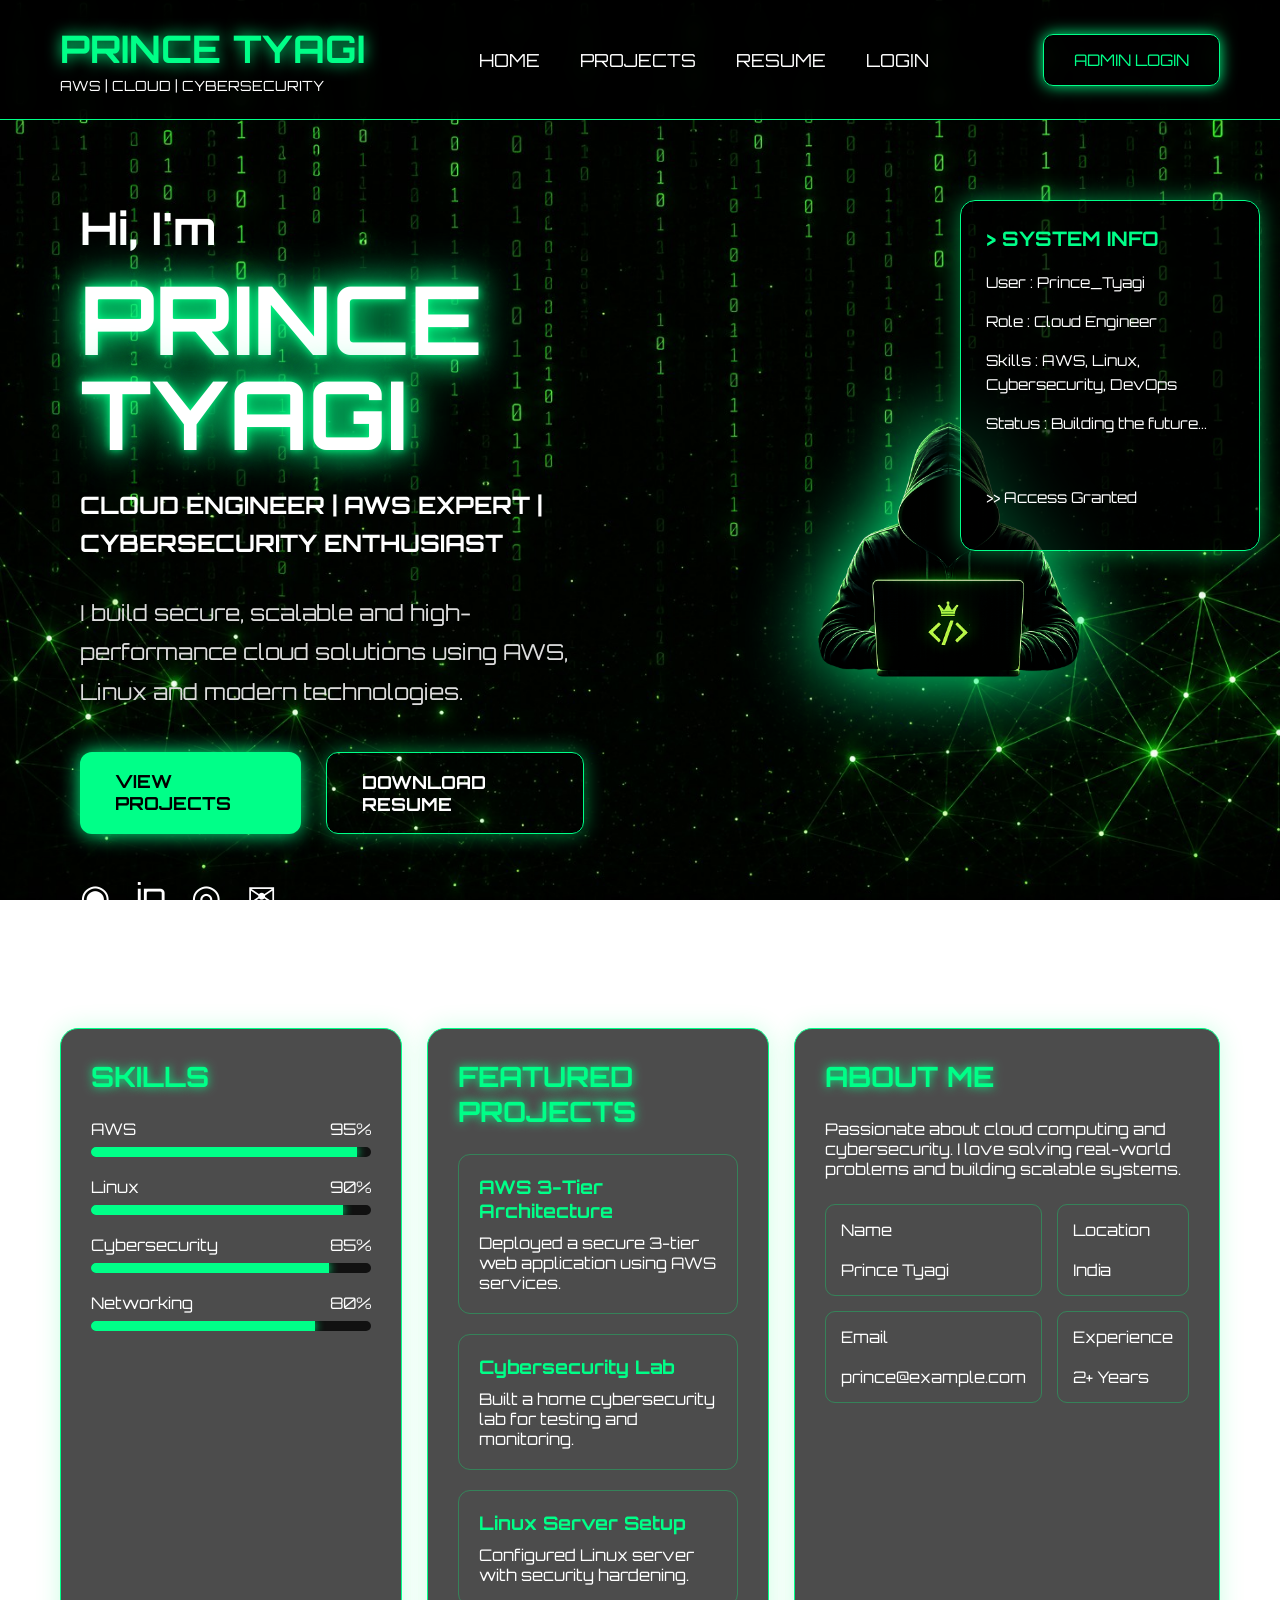
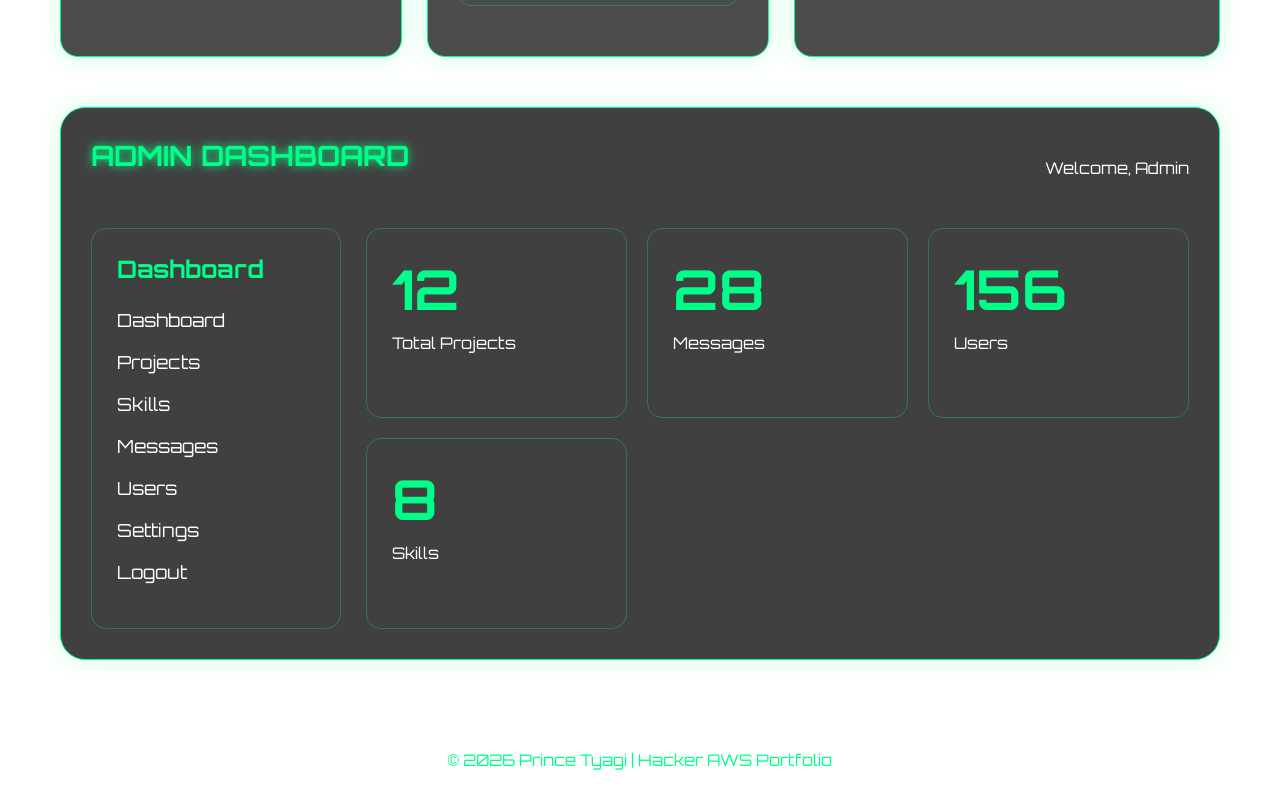
<file: index.html>
<!DOCTYPE html>
<html lang="en">
<head>

<meta charset="UTF-8">
<meta name="viewport" content="width=device-width, initial-scale=1.0">

<title>Prince Tyagi Hacker Portfolio</title>

<link href="https://fonts.googleapis.com/css2?family=Orbitron:wght@400;700&display=swap" rel="stylesheet">

<style>

*{
margin:0;
padding:0;
box-sizing:border-box;
font-family:'Orbitron',sans-serif;
}

body{
background:black;
color:white;
overflow-x:hidden;
background:url("images/bg.jpg");
background-size:cover;
background-attachment:fixed;
}

/* NAVBAR */

.navbar{
display:flex;
justify-content:space-between;
align-items:center;
padding:25px 60px;
background:rgba(0,0,0,0.85);
border-bottom:1px solid #00ff88;
backdrop-filter:blur(10px);
position:sticky;
top:0;
z-index:1000;
}

.logo-box{
display:flex;
flex-direction:column;
}

.logo{
font-size:38px;
font-weight:bold;
color:#00ff88;
text-shadow:0 0 15px #00ff88;
}

.logo-small{
font-size:14px;
margin-top:5px;
color:white;
}

.nav-links{
display:flex;
list-style:none;
gap:40px;
}

.nav-links a{
text-decoration:none;
color:white;
font-size:18px;
transition:0.3s;
}

.nav-links a:hover{
color:#00ff88;
text-shadow:0 0 10px #00ff88;
}

.admin-btn{
padding:15px 30px;
border:1px solid #00ff88;
border-radius:10px;
color:#00ff88;
text-decoration:none;
box-shadow:0 0 15px #00ff88;
}

/* HERO */

.hero{
display:flex;
justify-content:space-between;
align-items:center;
padding:80px;
min-height:90vh;
position:relative;
}

.hero-left{
width:45%;
}

.hero-left h3{
font-size:45px;
margin-bottom:15px;
}

.hero-left h1{
font-size:95px;
line-height:1;
margin-bottom:25px;
color:white;
text-shadow:
0 0 10px #00ff88,
0 0 30px #00ff88,
0 0 50px #00ff88;
}

.hero-left h2{
font-size:24px;
margin-bottom:30px;
line-height:1.6;
}

.hero-left p{
font-size:22px;
line-height:1.8;
color:#ddd;
margin-bottom:35px;
}

.hero-buttons{
display:flex;
gap:25px;
margin-top:40px;
}

.btn{
padding:18px 35px;
border-radius:12px;
text-decoration:none;
font-size:18px;
font-weight:bold;
transition:0.3s;
}

.green-btn{
background:#00ff88;
color:black;
box-shadow:0 0 20px #00ff88;
}

.dark-btn{
border:1px solid #00ff88;
color:white;
box-shadow:0 0 20px rgba(0,255,120,0.5);
}

.btn:hover{
transform:translateY(-5px);
}

/* SOCIAL */

.social{
display:flex;
gap:25px;
margin-top:40px;
font-size:35px;
}

.social span{
cursor:pointer;
transition:0.3s;
}

.social span:hover{
color:#00ff88;
text-shadow:0 0 15px #00ff88;
}

/* HACKER IMAGE */

.hero-right{
width:45%;
position:relative;
display:flex;
justify-content:center;
}

.hero-right img{
width:100%;
max-width:650px;
filter:drop-shadow(0 0 40px #00ff88);
}

/* INFO BOX */

.info-box{
position:absolute;
right:20px;
top:80px;
width:300px;
padding:25px;
background:rgba(0,0,0,0.7);
border:1px solid #00ff88;
border-radius:15px;
box-shadow:0 0 25px rgba(0,255,120,0.5);
}

.info-box h2{
font-size:20px;
margin-bottom:20px;
color:#00ff88;
}

.info-box p{
margin:15px 0;
line-height:1.6;
font-size:15px;
}

/* MAIN GRID */

.main-grid{
display:grid;
grid-template-columns:1fr 1fr 1fr;
gap:25px;
padding:0 60px;
margin-top:30px;
}

/* CARD */

.card{
background:rgba(0,0,0,0.7);
border:1px solid #00ff88;
border-radius:18px;
padding:30px;
box-shadow:0 0 25px rgba(0,255,120,0.2);
backdrop-filter:blur(10px);
}

/* TITLES */

.card-title{
font-size:28px;
margin-bottom:25px;
color:#00ff88;
text-shadow:0 0 10px #00ff88;
}

/* SKILL BARS */

.skill{
margin:20px 0;
}

.skill-name{
display:flex;
justify-content:space-between;
margin-bottom:8px;
}

.bar{
height:10px;
background:#111;
border-radius:10px;
overflow:hidden;
}

.fill{
height:100%;
background:#00ff88;
box-shadow:0 0 10px #00ff88;
}

/* PROJECT ITEMS */

.project-item{
padding:20px;
border:1px solid rgba(0,255,120,0.3);
border-radius:12px;
margin-bottom:20px;
transition:0.3s;
}

.project-item:hover{
box-shadow:0 0 20px #00ff88;
transform:translateY(-5px);
}

.project-item h3{
margin-bottom:10px;
color:#00ff88;
}

/* ABOUT BOX */

.about-grid{
display:grid;
grid-template-columns:1fr 1fr;
gap:15px;
margin-top:25px;
}

.small-box{
border:1px solid rgba(0,255,120,0.3);
padding:15px;
border-radius:10px;
}

/* DASHBOARD */

.dashboard{
margin:50px 60px;
padding:30px;
border-radius:25px;
background:rgba(0,0,0,0.75);
border:1px solid #00ff88;
box-shadow:0 0 25px rgba(0,255,120,0.2);
}

.dashboard-top{
display:flex;
justify-content:space-between;
align-items:center;
margin-bottom:30px;
}

.dashboard-container{
display:grid;
grid-template-columns:250px 1fr;
gap:25px;
}

.sidebar{
border:1px solid rgba(0,255,120,0.3);
border-radius:15px;
padding:25px;
}

.sidebar h2{
color:#00ff88;
margin-bottom:25px;
}

.sidebar li{
list-style:none;
margin:20px 0;
font-size:18px;
}

.dashboard-main{
display:grid;
grid-template-columns:repeat(auto-fit,minmax(250px,1fr));
gap:20px;
}

.stat-box{
padding:25px;
border:1px solid rgba(0,255,120,0.3);
border-radius:15px;
}

.stat-box h1{
font-size:55px;
color:#00ff88;
margin-bottom:10px;
}

/* FOOTER */

footer{
padding:40px;
text-align:center;
color:#00ff88;
margin-top:50px;
}

/* RESPONSIVE */

@media(max-width:1100px){

.hero{
flex-direction:column;
text-align:center;
}

.hero-left,
.hero-right{
width:100%;
}

.hero-left h1{
font-size:60px;
}

.main-grid{
grid-template-columns:1fr;
}

.dashboard-container{
grid-template-columns:1fr;
}

.info-box{
display:none;
}

.navbar{
flex-direction:column;
gap:25px;
}



}



@media(max-width:768px){

.hero{
padding:30px 20px;
}

.hero-left h1{
font-size:42px;
line-height:50px;
}

.hero-left h2{
font-size:18px;
line-height:30px;
}

.hero-left h3{
font-size:28px;
}

.hero-left p{
font-size:16px;
line-height:30px;
}

.hero-buttons{
flex-direction:column;
align-items:center;
}

.hero-right img{
max-width:100%;
}

.main-grid{
padding:20px;
}

.dashboard{
margin:20px;
padding:20px;
}

.nav-links{
flex-direction:column;
align-items:center;
gap:15px;
}

}

</style>


</head>

<body>

<!-- NAVBAR -->

<nav class="navbar">

<div class="logo-box">

<div class="logo">
PRINCE TYAGI
</div>

<div class="logo-small">
AWS | CLOUD | CYBERSECURITY
</div>

</div>

<ul class="nav-links">

<li><a href="index.html">HOME</a></li>
<li><a href="projects.html">PROJECTS</a></li>
<li><a href="resume.html">RESUME</a></li>
<li><a href="login.html">LOGIN</a></li>

</ul>

<a href="login.html" class="admin-btn">
ADMIN LOGIN
</a>

</nav>

<!-- HERO -->

<section class="hero">

<div class="hero-left">

<h3>Hi, I'm</h3>

<h1>PRINCE TYAGI</h1>

<h2>
CLOUD ENGINEER | AWS EXPERT | CYBERSECURITY ENTHUSIAST
</h2>

<p>
I build secure, scalable and high-performance cloud solutions
using AWS, Linux and modern technologies.
</p>

<div class="hero-buttons">

<a href="projects.html" class="btn green-btn">
VIEW PROJECTS
</a>

<a href="resume.html" class="btn dark-btn">
DOWNLOAD RESUME
</a>

</div>

<div class="social">

<span>◉</span>
<span>in</span>
<span>◎</span>
<span>✉</span>

</div>

</div>

<div class="hero-right">

<img src="images/hacker.png">

</div>

<div class="info-box">

<h2>> SYSTEM INFO</h2>

<p>User : Prince_Tyagi</p>
<p>Role : Cloud Engineer</p>
<p>Skills : AWS, Linux, Cybersecurity, DevOps</p>
<p>Status : Building the future...</p>

<br>

<p>>> Access Granted</p>

</div>

</section>

<!-- MAIN GRID -->

<section class="main-grid">

<!-- SKILLS -->

<div class="card">

<h2 class="card-title">
SKILLS
</h2>

<div class="skill">

<div class="skill-name">
<span>AWS</span>
<span>95%</span>
</div>

<div class="bar">
<div class="fill" style="width:95%"></div>
</div>

</div>

<div class="skill">

<div class="skill-name">
<span>Linux</span>
<span>90%</span>
</div>

<div class="bar">
<div class="fill" style="width:90%"></div>
</div>

</div>

<div class="skill">

<div class="skill-name">
<span>Cybersecurity</span>
<span>85%</span>
</div>

<div class="bar">
<div class="fill" style="width:85%"></div>
</div>

</div>

<div class="skill">

<div class="skill-name">
<span>Networking</span>
<span>80%</span>
</div>

<div class="bar">
<div class="fill" style="width:80%"></div>
</div>

</div>

</div>

<!-- PROJECTS -->

<div class="card">

<h2 class="card-title">
FEATURED PROJECTS
</h2>

<div class="project-item">

<h3>AWS 3-Tier Architecture</h3>

<p>
Deployed a secure 3-tier web application using AWS services.
</p>

</div>

<div class="project-item">

<h3>Cybersecurity Lab</h3>

<p>
Built a home cybersecurity lab for testing and monitoring.
</p>

</div>

<div class="project-item">

<h3>Linux Server Setup</h3>

<p>
Configured Linux server with security hardening.
</p>

</div>

</div>

<!-- ABOUT -->

<div class="card">

<h2 class="card-title">
ABOUT ME
</h2>

<p>
Passionate about cloud computing and cybersecurity.
I love solving real-world problems and building scalable systems.
</p>

<div class="about-grid">

<div class="small-box">
Name<br><br>
Prince Tyagi
</div>

<div class="small-box">
Location<br><br>
India
</div>

<div class="small-box">
Email<br><br>
prince@example.com
</div>

<div class="small-box">
Experience<br><br>
2+ Years
</div>

</div>

</div>

</section>

<!-- DASHBOARD -->

<section class="dashboard">

<div class="dashboard-top">

<h2 class="card-title">
ADMIN DASHBOARD
</h2>

<p>
Welcome, Admin
</p>

</div>

<div class="dashboard-container">

<!-- SIDEBAR -->

<div class="sidebar">

<h2>Dashboard</h2>

<ul>

<li>Dashboard</li>
<li>Projects</li>
<li>Skills</li>
<li>Messages</li>
<li>Users</li>
<li>Settings</li>
<li>Logout</li>

</ul>

</div>

<!-- DASHBOARD MAIN -->

<div class="dashboard-main">

<div class="stat-box">

<h1>12</h1>

<p>Total Projects</p>

</div>

<div class="stat-box">

<h1>28</h1>

<p>Messages</p>

</div>

<div class="stat-box">

<h1>156</h1>

<p>Users</p>

</div>

<div class="stat-box">

<h1>8</h1>

<p>Skills</p>

</div>

</div>

</div>

</section>

<footer>

© 2026 Prince Tyagi | Hacker AWS Portfolio

</footer>

</body>
</html>
</file>
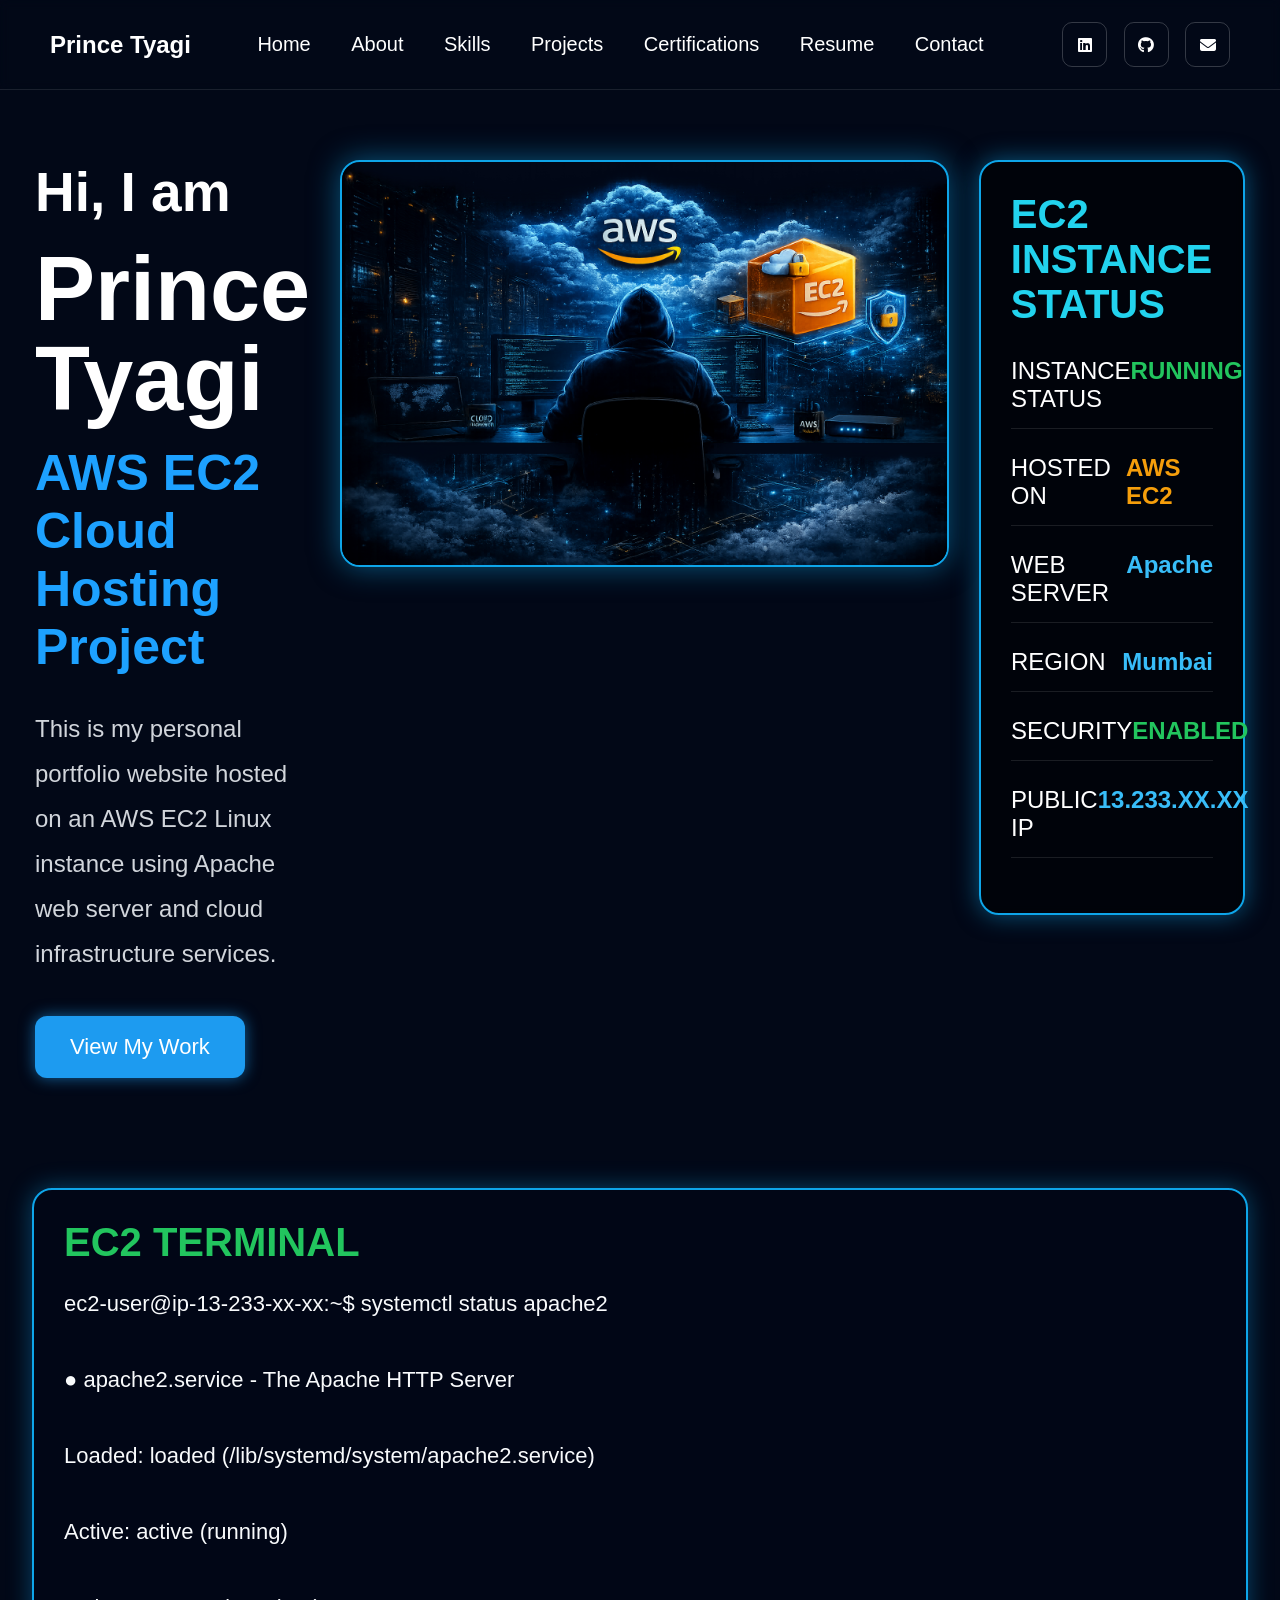
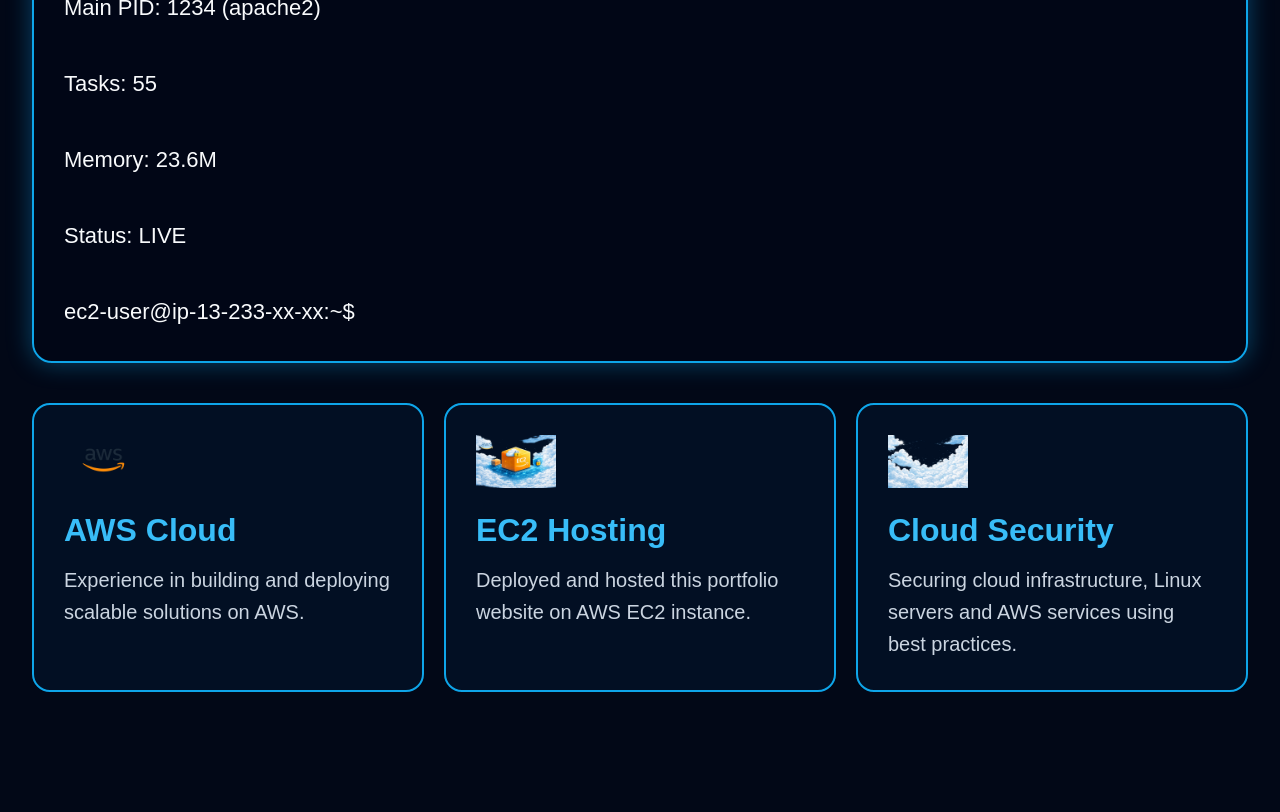
<file: ec2-project.html>
<!DOCTYPE html>
<html lang="en">

<head>

<meta charset="UTF-8">
<meta name="viewport" content="width=device-width, initial-scale=1.0">

<title>Prince Tyagi | AWS EC2 Project</title>

<link rel="stylesheet"
href="https://cdnjs.cloudflare.com/ajax/libs/font-awesome/6.5.1/css/all.min.css">

<style>

*{
    margin:0;
    padding:0;
    box-sizing:border-box;
    font-family:Arial, sans-serif;
}

body{
    background:black;
    color:white;
    overflow-x:hidden;
}

/* HERO */

.hero{

    width:100%;
    min-height:160vh;

    background:#020817;

    padding-bottom:80px;
}

/* NAVBAR */

nav{

    width:100%;
    height:90px;

    display:flex;
    justify-content:space-between;
    align-items:center;

    padding:0 50px;

    border-bottom:1px solid rgba(255,255,255,0.1);

    backdrop-filter:blur(5px);
}

.logo{
    font-size:24px;
    font-weight:bold;
}

/* MENU */

.menu a{

    text-decoration:none;
    color:white;

    margin:0 18px;

    font-size:20px;

    transition:0.3s;
}

.menu a:hover{
    color:#00bfff;
}

/* ICONS */

.icons i{

    width:45px;
    height:45px;

    border:1px solid rgba(255,255,255,0.2);

    text-align:center;
    line-height:45px;

    border-radius:10px;

    margin-left:12px;

    cursor:pointer;

    transition:0.3s;
}

.icons i:hover{
    background:#00bfff;
}

/* MAIN */

.main{

    width:100%;

    display:flex;
    justify-content:space-between;
    align-items:flex-start;

    padding:70px 35px;

    gap:30px;
}

/* LEFT */

.left{
    width:25%;
}

.left h2{

    font-size:55px;

    margin-bottom:20px;
}

.left h1{

    font-size:90px;

    line-height:90px;

    margin-bottom:20px;
}

.left h3{

    font-size:50px;

    color:#1da1ff;

    margin-bottom:30px;
}

.left p{

    font-size:24px;

    line-height:45px;

    color:#d1d5db;
}

/* BUTTON */

.buttons{
    margin-top:40px;
}

.btn{

    padding:18px 35px;

    border:none;
    border-radius:12px;

    font-size:22px;

    cursor:pointer;

    transition:0.3s;

    background:#1d9bf0;
    color:white;

    box-shadow:0 0 15px rgba(29,155,240,0.6);
}

.btn:hover{
    transform:scale(1.05);
}

/* CENTER */

.center{

    width:58%;
}

.center img{

    width:100%;

    border-radius:20px;

    border:2px solid #0ea5e9;

    box-shadow:0 0 30px rgba(14,165,233,0.5);
}

/* RIGHT */

.right{

    width:22%;

    background:rgba(0,0,0,0.55);

    border:2px solid #0ea5e9;

    border-radius:20px;

    padding:30px;

    box-shadow:0 0 25px rgba(14,165,233,0.5);

    backdrop-filter:blur(5px);
}

.right h2{

    color:#22d3ee;

    margin-bottom:30px;

    font-size:40px;
}

.info{

    display:flex;
    justify-content:space-between;

    margin-bottom:25px;

    border-bottom:1px solid rgba(255,255,255,0.1);

    padding-bottom:15px;

    font-size:24px;
}

.green{
    color:#22c55e;
    font-weight:bold;
}

.orange{
    color:#f59e0b;
    font-weight:bold;
}

.blue{
    color:#38bdf8;
    font-weight:bold;
}

/* TERMINAL */

.terminal{

    width:95%;

    margin:auto;

    background:rgba(2,6,23,0.85);

    border:2px solid #0ea5e9;

    border-radius:20px;

    padding:30px;

    margin-top:40px;

    box-shadow:0 0 25px rgba(14,165,233,0.4);

    backdrop-filter:blur(6px);
}

.terminal h2{

    color:#22c55e;

    margin-bottom:20px;

    font-size:40px;
}

.terminal pre{

    color:#f8fafc;

    font-size:22px;

    line-height:38px;

    overflow:auto;
}

/* CARDS */

.cards{

    width:95%;

    margin:40px auto;

    display:flex;
    justify-content:space-between;

    gap:20px;

    flex-wrap:wrap;
}

.card{

    flex:1;

    min-width:250px;

    background:rgba(3,18,39,0.8);

    border:2px solid #0ea5e9;

    border-radius:18px;

    padding:30px;

    transition:0.3s;

    backdrop-filter:blur(4px);
}

.card:hover{

    transform:translateY(-10px);

    box-shadow:0 0 25px rgba(14,165,233,0.5);
}

.card img{

    width:80px;

    margin-bottom:20px;
}

.card h3{

    font-size:32px;

    margin-bottom:15px;

    color:#38bdf8;
}

.card p{

    font-size:20px;

    line-height:32px;

    color:#cbd5e1;
}

/* MOBILE */

@media(max-width:1200px){

.main{
    flex-direction:column;
}

.left,
.center,
.right{
    width:100%;
    margin-bottom:40px;
}

.left h1{
    font-size:65px;
    line-height:70px;
}

.left h3{
    font-size:40px;
}

.cards{
    flex-direction:column;
}

nav{
    flex-direction:column;
    height:auto;
    padding:20px;
}

.menu{
    margin:20px 0;
}

.hero{
    min-height:auto;
}

}

</style>

</head>

<body>

<div class="hero">

<!-- NAVBAR -->

<nav>

<div class="logo">
Prince Tyagi
</div>

<div class="menu">

<a href="#">Home</a>
<a href="#">About</a>
<a href="#">Skills</a>
<a href="#">Projects</a>
<a href="#">Certifications</a>
<a href="#">Resume</a>
<a href="#">Contact</a>

</div>

<div class="icons">

<i class="fab fa-linkedin"></i>
<i class="fab fa-github"></i>
<i class="fas fa-envelope"></i>

</div>

</nav>

<!-- MAIN -->

<div class="main">

<!-- LEFT -->

<div class="left">

<h2>Hi, I am</h2>

<h1>Prince Tyagi</h1>

<h3>
AWS EC2 Cloud Hosting Project
</h3>

<p>
This is my personal portfolio website hosted
on an AWS EC2 Linux instance using Apache
web server and cloud infrastructure services.
</p>

<div class="buttons">

<a href="view-on-page.html">

<button class="btn">
View My Work
</button>

</a>

</div>

</div>

<!-- CENTER IMAGE -->

<div class="center">

<img src="images/hacker2.png">

</div>

<!-- RIGHT -->

<div class="right">

<h2>EC2 INSTANCE STATUS</h2>

<div class="info">
<span>INSTANCE STATUS</span>
<span class="green">RUNNING</span>
</div>

<div class="info">
<span>HOSTED ON</span>
<span class="orange">AWS EC2</span>
</div>

<div class="info">
<span>WEB SERVER</span>
<span class="blue">Apache</span>
</div>

<div class="info">
<span>REGION</span>
<span class="blue">Mumbai</span>
</div>

<div class="info">
<span>SECURITY</span>
<span class="green">ENABLED</span>
</div>

<div class="info">
<span>PUBLIC IP</span>
<span class="blue">13.233.XX.XX</span>
</div>

</div>

</div>

<!-- TERMINAL -->

<div class="terminal">

<h2>EC2 TERMINAL</h2>

<pre>
ec2-user@ip-13-233-xx-xx:~$ systemctl status apache2

● apache2.service - The Apache HTTP Server

Loaded: loaded (/lib/systemd/system/apache2.service)

Active: active (running)

Main PID: 1234 (apache2)

Tasks: 55

Memory: 23.6M

Status: LIVE

ec2-user@ip-13-233-xx-xx:~$
</pre>

</div>

<!-- CARDS -->

<div class="cards">

<div class="card">

<img src="images/aws.png">

<h3>AWS Cloud</h3>

<p>
Experience in building and deploying scalable
solutions on AWS.
</p>

</div>

<div class="card">

<img src="images/ec2.png">

<h3>EC2 Hosting</h3>

<p>
Deployed and hosted this portfolio website on
AWS EC2 instance.
</p>

</div>

<div class="card">

<img src="images/cloud.png">

<h3>Cloud Security</h3>

<p>
Securing cloud infrastructure, Linux servers
and AWS services using best practices.
</p>

</div>

</div>

</div>

</body>
</html>
</file>
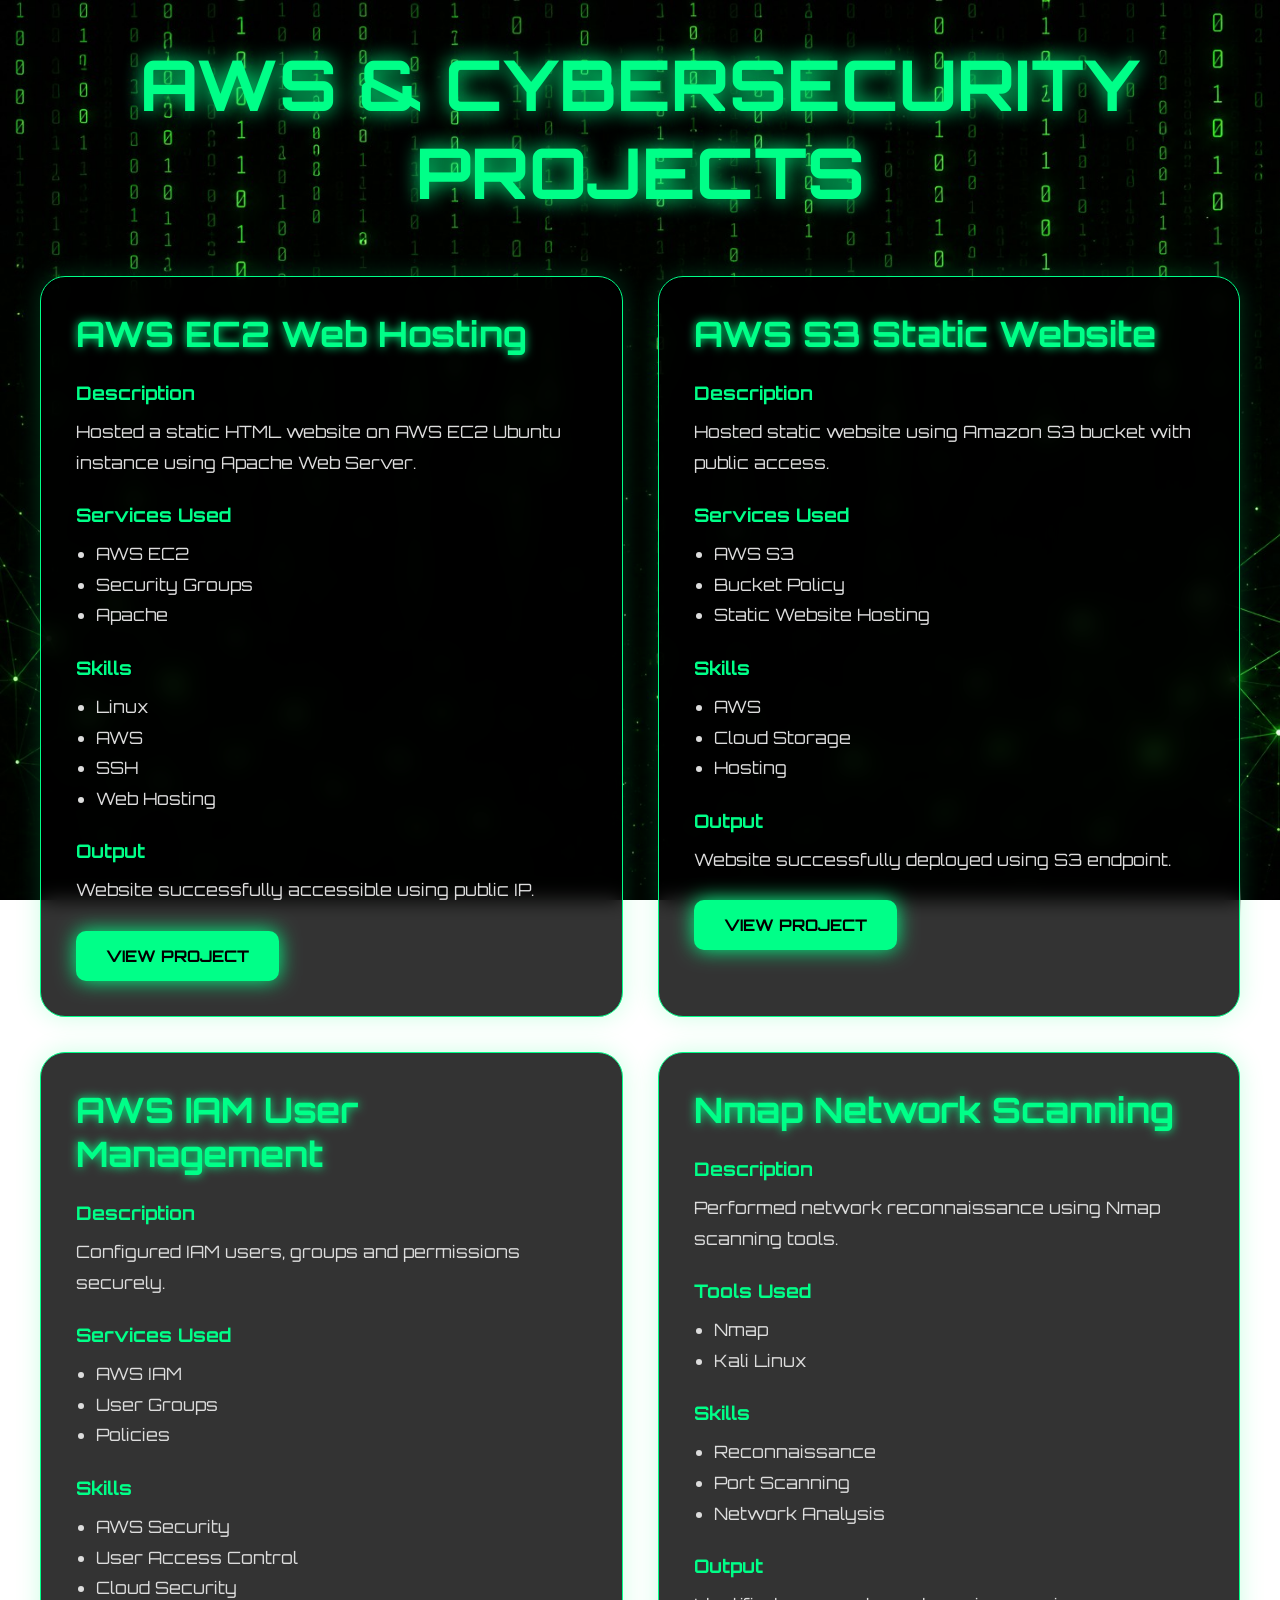
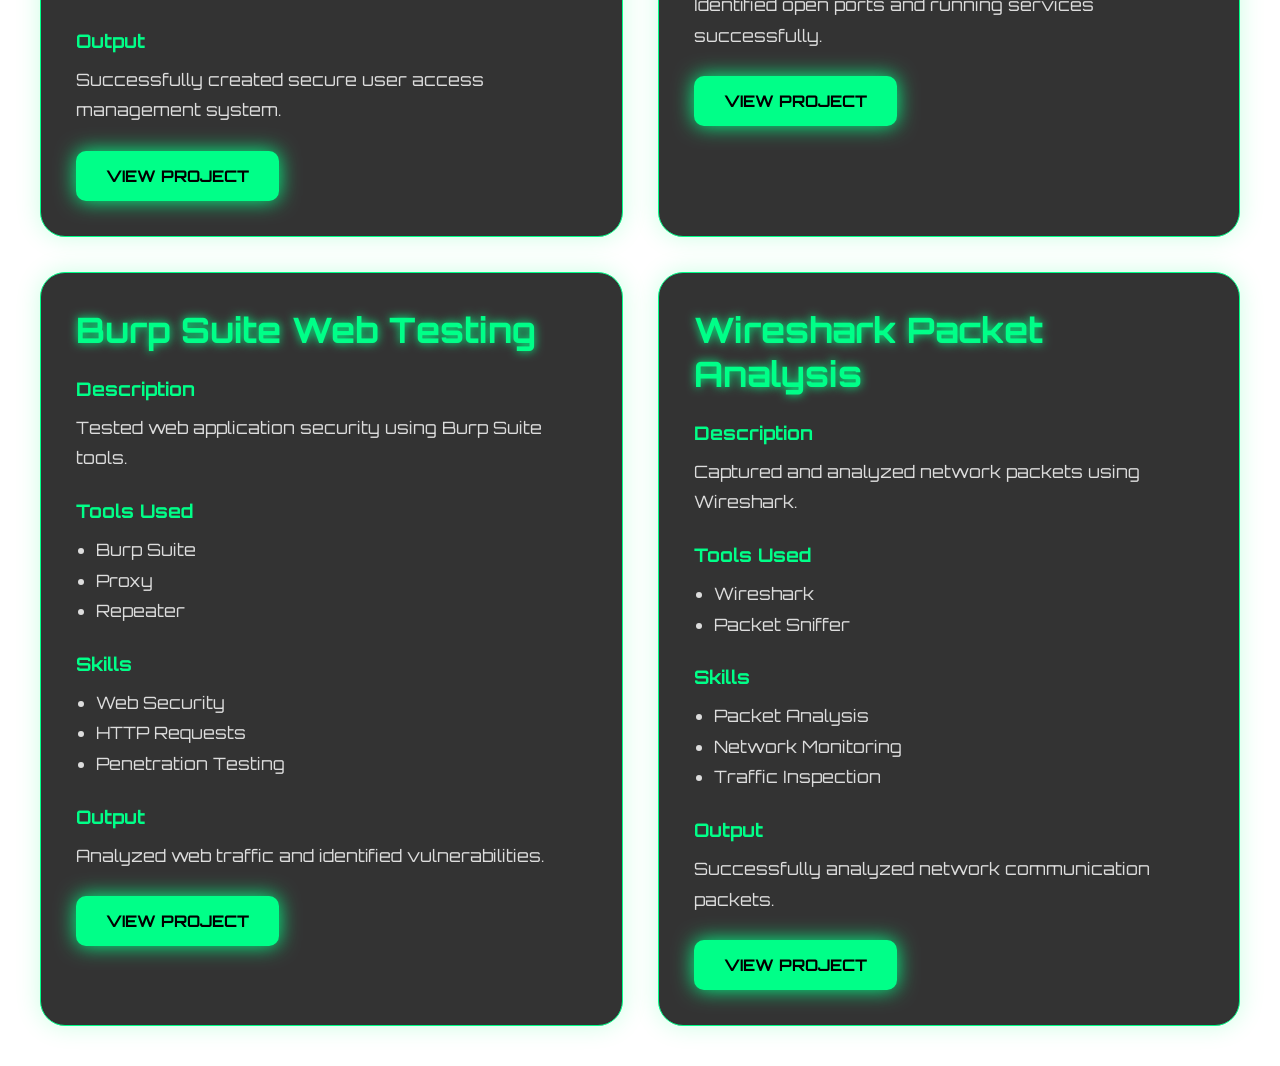
<file: projects.html>
<!DOCTYPE html>
<html lang="en">

<head>

<meta charset="UTF-8">
<meta name="viewport" content="width=device-width, initial-scale=1.0">

<title>Projects | Prince Tyagi</title>

<link href="https://fonts.googleapis.com/css2?family=Orbitron:wght@400;700&display=swap" rel="stylesheet">

<style>

*{
margin:0;
padding:0;
box-sizing:border-box;
font-family:'Orbitron',sans-serif;
}

body{
background:black;
color:white;
padding:40px;
background:url("images/bg.jpg");
background-size:cover;
background-attachment:fixed;
}

/* TITLE */

.main-title{
text-align:center;
font-size:70px;
margin-bottom:60px;
color:#00ff88;
text-shadow:0 0 20px #00ff88;
}

/* GRID */

.project-grid{
display:grid;
grid-template-columns:repeat(auto-fit,minmax(400px,1fr));
gap:35px;
}

/* CARD */

.project-card{
background:rgba(0,0,0,0.8);
border:1px solid #00ff88;
border-radius:25px;
padding:35px;
box-shadow:0 0 25px rgba(0,255,120,0.2);
transition:0.3s;
backdrop-filter:blur(10px);
}

.project-card:hover{
transform:translateY(-10px);
box-shadow:0 0 40px #00ff88;
}

/* HEADINGS */

.project-card h2{
font-size:35px;
margin-bottom:20px;
color:#00ff88;
text-shadow:0 0 10px #00ff88;
}

.project-card h3{
margin-top:25px;
margin-bottom:12px;
color:#00ff88;
}

/* TEXT */

.project-card p,
.project-card li{
line-height:1.8;
font-size:17px;
color:#ddd;
}

.project-card ul{
padding-left:20px;
}

/* BUTTON */

.btn{
display:inline-block;
margin-top:25px;
padding:15px 30px;
background:#00ff88;
color:black;
text-decoration:none;
border-radius:10px;
font-weight:bold;
box-shadow:0 0 20px #00ff88;
}

/* RESPONSIVE */

@media(max-width:768px){

.main-title{
font-size:45px;
}

.project-grid{
grid-template-columns:1fr;
}

}

</style>

</head>

<body>

<h1 class="main-title">
AWS & CYBERSECURITY PROJECTS
</h1>

<div class="project-grid">

<!-- EC2 -->

<div class="project-card">

<h2>AWS EC2 Web Hosting</h2>

<h3>Description</h3>

<p>
Hosted a static HTML website on AWS EC2 Ubuntu instance
using Apache Web Server.
</p>

<h3>Services Used</h3>

<ul>
<li>AWS EC2</li>
<li>Security Groups</li>
<li>Apache</li>
</ul>

<h3>Skills</h3>

<ul>
<li>Linux</li>
<li>AWS</li>
<li>SSH</li>
<li>Web Hosting</li>
</ul>

<h3>Output</h3>

<p>
Website successfully accessible using public IP.
</p>

<a href="ec2-project.html" class="btn">
VIEW PROJECT
</a>

</div>

<!-- S3 -->

<div class="project-card">

<h2>AWS S3 Static Website</h2>

<h3>Description</h3>

<p>
Hosted static website using Amazon S3 bucket with public access.
</p>

<h3>Services Used</h3>

<ul>
<li>AWS S3</li>
<li>Bucket Policy</li>
<li>Static Website Hosting</li>
</ul>

<h3>Skills</h3>

<ul>
<li>AWS</li>
<li>Cloud Storage</li>
<li>Hosting</li>
</ul>

<h3>Output</h3>

<p>
Website successfully deployed using S3 endpoint.
</p>

<a href="#" class="btn">
VIEW PROJECT
</a>

</div>

<!-- IAM -->

<div class="project-card">

<h2>AWS IAM User Management</h2>

<h3>Description</h3>

<p>
Configured IAM users, groups and permissions securely.
</p>

<h3>Services Used</h3>

<ul>
<li>AWS IAM</li>
<li>User Groups</li>
<li>Policies</li>
</ul>

<h3>Skills</h3>

<ul>
<li>AWS Security</li>
<li>User Access Control</li>
<li>Cloud Security</li>
</ul>

<h3>Output</h3>

<p>
Successfully created secure user access management system.
</p>

<a href="#" class="btn">
VIEW PROJECT
</a>

</div>

<!-- NMAP -->

<div class="project-card">

<h2>Nmap Network Scanning</h2>

<h3>Description</h3>

<p>
Performed network reconnaissance using Nmap scanning tools.
</p>

<h3>Tools Used</h3>

<ul>
<li>Nmap</li>
<li>Kali Linux</li>
</ul>

<h3>Skills</h3>

<ul>
<li>Reconnaissance</li>
<li>Port Scanning</li>
<li>Network Analysis</li>
</ul>

<h3>Output</h3>

<p>
Identified open ports and running services successfully.
</p>

<a href="#" class="btn">
VIEW PROJECT
</a>

</div>

<!-- BURP SUITE -->

<div class="project-card">

<h2>Burp Suite Web Testing</h2>

<h3>Description</h3>

<p>
Tested web application security using Burp Suite tools.
</p>

<h3>Tools Used</h3>

<ul>
<li>Burp Suite</li>
<li>Proxy</li>
<li>Repeater</li>
</ul>

<h3>Skills</h3>

<ul>
<li>Web Security</li>
<li>HTTP Requests</li>
<li>Penetration Testing</li>
</ul>

<h3>Output</h3>

<p>
Analyzed web traffic and identified vulnerabilities.
</p>

<a href="#" class="btn">
VIEW PROJECT
</a>

</div>

<!-- WIRESHARK -->

<div class="project-card">

<h2>Wireshark Packet Analysis</h2>

<h3>Description</h3>

<p>
Captured and analyzed network packets using Wireshark.
</p>

<h3>Tools Used</h3>

<ul>
<li>Wireshark</li>
<li>Packet Sniffer</li>
</ul>

<h3>Skills</h3>

<ul>
<li>Packet Analysis</li>
<li>Network Monitoring</li>
<li>Traffic Inspection</li>
</ul>

<h3>Output</h3>

<p>
Successfully analyzed network communication packets.
</p>

<a href="#" class="btn">
VIEW PROJECT
</a>

</div>

</div>

</body>
</html>
</file>
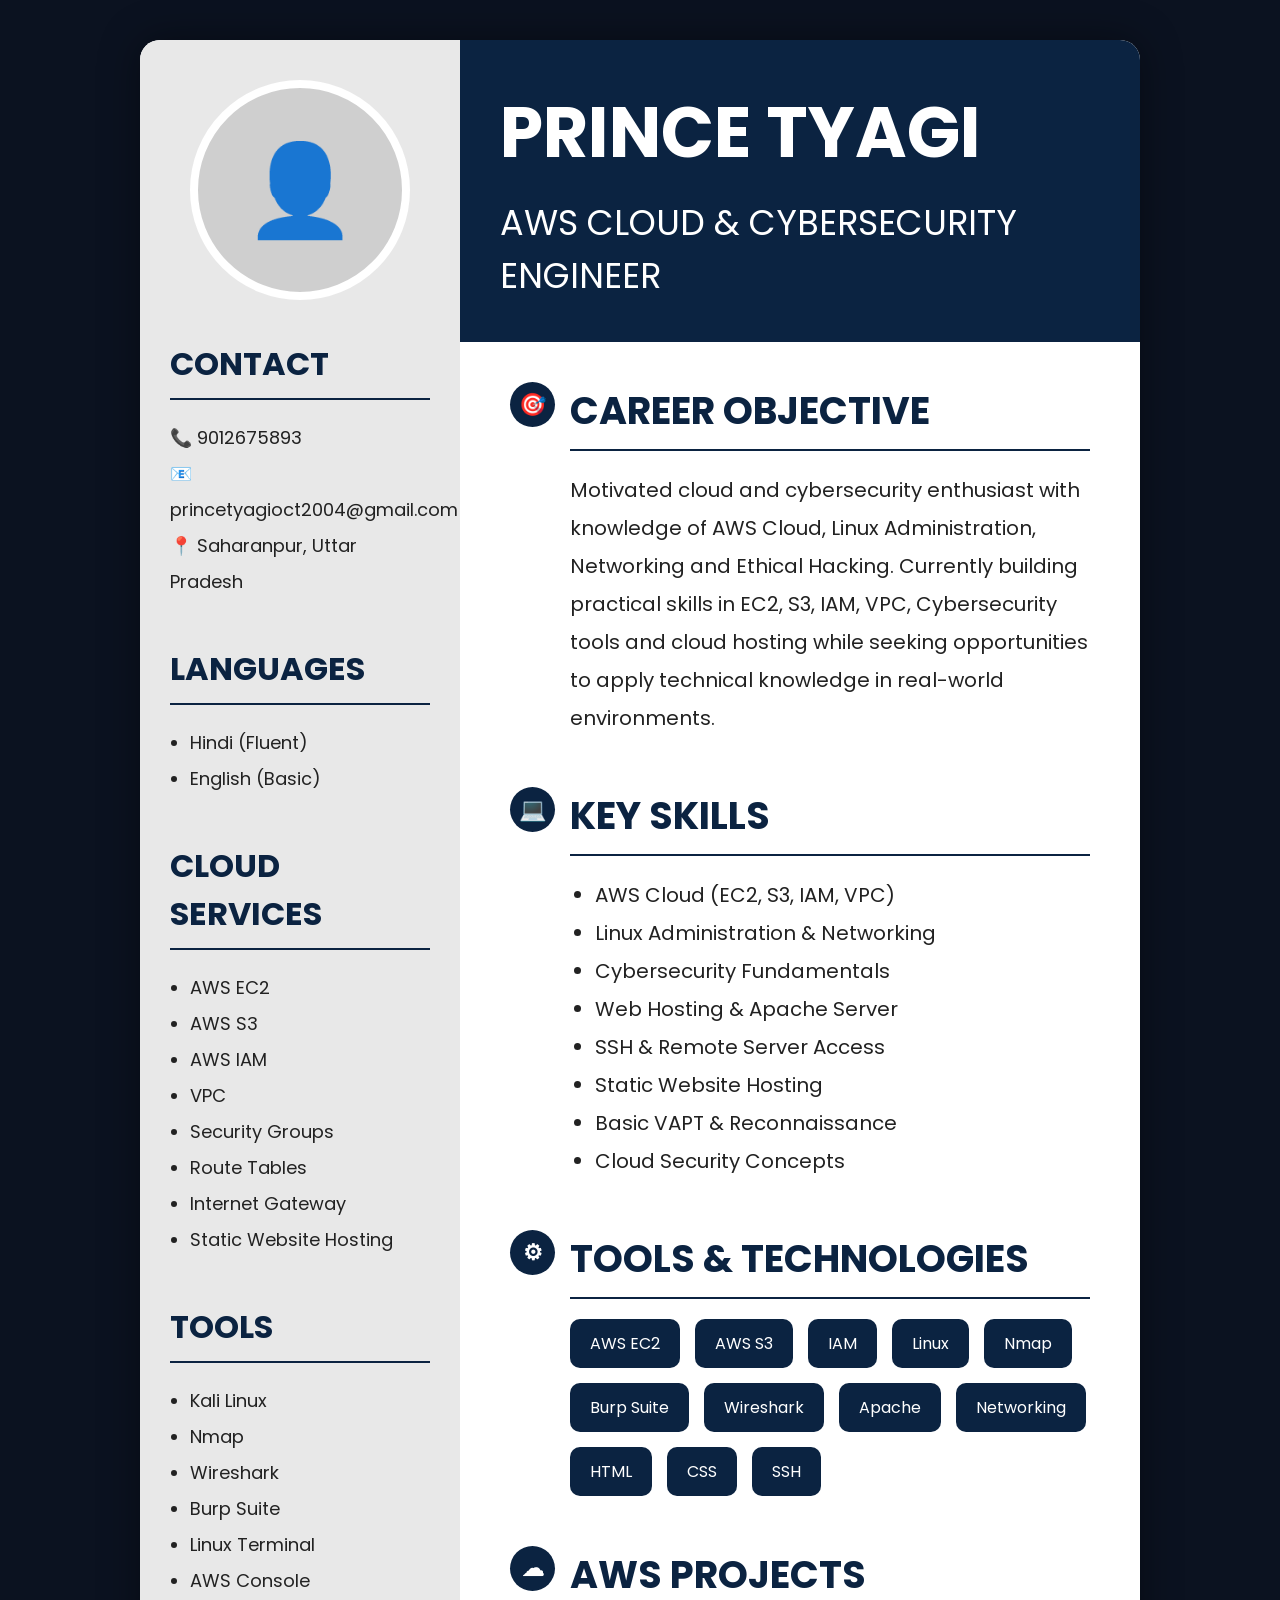
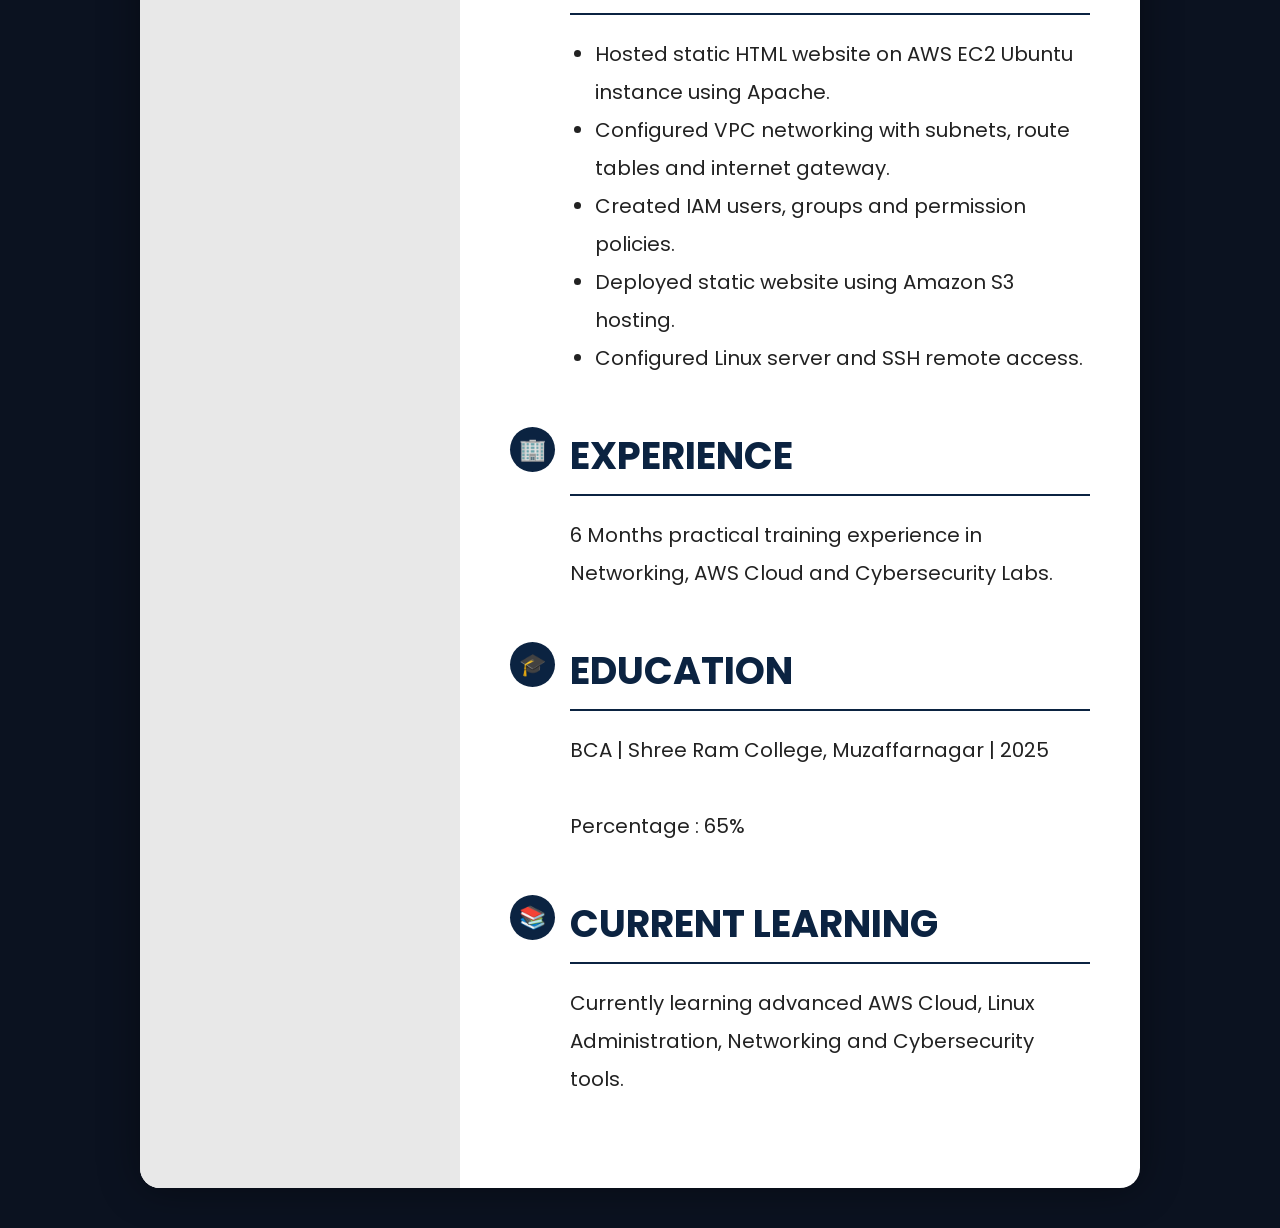
<file: resume.html>
<!DOCTYPE html>
<html lang="en">
<head>

<meta charset="UTF-8">
<meta name="viewport" content="width=device-width, initial-scale=1.0">

<title>Resume | Prince Tyagi</title>

<link href="https://fonts.googleapis.com/css2?family=Poppins:wght@300;400;500;700&display=swap" rel="stylesheet">

<style>

*{
margin:0;
padding:0;
box-sizing:border-box;
font-family:'Poppins',sans-serif;
}

body{
background:#0b1220;
padding:40px;
display:flex;
justify-content:center;
}

/* MAIN RESUME */

.resume{
width:1000px;
background:white;
display:grid;
grid-template-columns:320px 1fr;
overflow:hidden;
border-radius:20px;
box-shadow:0 0 40px rgba(0,0,0,0.4);
}

/* LEFT SIDE */

.left{
background:#e8e8e8;
padding:40px 30px;
}

.profile{
width:220px;
height:220px;
border-radius:50%;
background:#cfcfcf;
margin:auto;
display:flex;
justify-content:center;
align-items:center;
font-size:90px;
color:#777;
border:8px solid white;
margin-bottom:40px;
}

.left-section{
margin-bottom:45px;
}

.left-section h2{
font-size:32px;
margin-bottom:20px;
color:#0b2341;
border-bottom:2px solid #0b2341;
padding-bottom:10px;
}

.left-section p,
.left-section li{
font-size:18px;
line-height:2;
color:#222;
}

.left-section ul{
padding-left:20px;
}

/* RIGHT SIDE */

.right{
padding:40px 50px;
}

/* HEADER */

.header{
background:#0b2341;
color:white;
padding:40px;
margin:-40px -50px 40px -50px;
}

.header h1{
font-size:70px;
font-weight:bold;
}

.header h3{
font-size:35px;
font-weight:400;
margin-top:10px;
}

/* SECTION */

.section{
margin-bottom:50px;
position:relative;
padding-left:60px;
}

/* ICON */

.circle{
position:absolute;
left:0;
top:0;
width:45px;
height:45px;
border-radius:50%;
background:#0b2341;
display:flex;
justify-content:center;
align-items:center;
color:white;
font-size:22px;
font-weight:bold;
}

/* TITLE */

.section h2{
font-size:38px;
color:#0b2341;
margin-bottom:20px;
border-bottom:2px solid #0b2341;
padding-bottom:10px;
}

/* TEXT */

.section p,
.section li{
font-size:20px;
line-height:1.9;
color:#222;
}

.section ul{
padding-left:25px;
}

/* SKILL TAGS */

.skills{
display:flex;
flex-wrap:wrap;
gap:15px;
margin-top:20px;
}

.skill{
background:#0b2341;
color:white;
padding:12px 20px;
border-radius:10px;
font-size:16px;
}

/* RESPONSIVE */

@media(max-width:900px){

.resume{
grid-template-columns:1fr;
}

.header{
margin:0 0 30px 0;
}

.right{
padding:30px;
}

}

</style>

</head>

<body>

<div class="resume">

<!-- LEFT -->

<div class="left">

<div class="profile">
👤
</div>

<div class="left-section">

<h2>CONTACT</h2>

<p>📞 9012675893</p>

<p>📧 princetyagioct2004@gmail.com</p>

<p>📍 Saharanpur, Uttar Pradesh</p>

</div>

<div class="left-section">

<h2>LANGUAGES</h2>

<ul>

<li>Hindi (Fluent)</li>
<li>English (Basic)</li>

</ul>

</div>

<div class="left-section">

<h2>CLOUD SERVICES</h2>

<ul>

<li>AWS EC2</li>
<li>AWS S3</li>
<li>AWS IAM</li>
<li>VPC</li>
<li>Security Groups</li>
<li>Route Tables</li>
<li>Internet Gateway</li>
<li>Static Website Hosting</li>

</ul>

</div>

<div class="left-section">

<h2>TOOLS</h2>

<ul>

<li>Kali Linux</li>
<li>Nmap</li>
<li>Wireshark</li>
<li>Burp Suite</li>
<li>Linux Terminal</li>
<li>AWS Console</li>

</ul>

</div>

</div>

<!-- RIGHT -->

<div class="right">

<!-- HEADER -->

<div class="header">

<h1>PRINCE TYAGI</h1>

<h3>AWS CLOUD & CYBERSECURITY ENGINEER</h3>

</div>

<!-- CAREER -->

<div class="section">

<div class="circle">🎯</div>

<h2>CAREER OBJECTIVE</h2>

<p>

Motivated cloud and cybersecurity enthusiast with knowledge
of AWS Cloud, Linux Administration, Networking and Ethical Hacking.
Currently building practical skills in EC2, S3, IAM, VPC,
Cybersecurity tools and cloud hosting while seeking opportunities
to apply technical knowledge in real-world environments.

</p>

</div>

<!-- SKILLS -->

<div class="section">

<div class="circle">💻</div>

<h2>KEY SKILLS</h2>

<ul>

<li>AWS Cloud (EC2, S3, IAM, VPC)</li>

<li>Linux Administration & Networking</li>

<li>Cybersecurity Fundamentals</li>

<li>Web Hosting & Apache Server</li>

<li>SSH & Remote Server Access</li>

<li>Static Website Hosting</li>

<li>Basic VAPT & Reconnaissance</li>

<li>Cloud Security Concepts</li>

</ul>

</div>

<!-- TECHNOLOGIES -->

<div class="section">

<div class="circle">⚙</div>

<h2>TOOLS & TECHNOLOGIES</h2>

<div class="skills">

<div class="skill">AWS EC2</div>
<div class="skill">AWS S3</div>
<div class="skill">IAM</div>
<div class="skill">Linux</div>
<div class="skill">Nmap</div>
<div class="skill">Burp Suite</div>
<div class="skill">Wireshark</div>
<div class="skill">Apache</div>
<div class="skill">Networking</div>
<div class="skill">HTML</div>
<div class="skill">CSS</div>
<div class="skill">SSH</div>

</div>

</div>

<!-- PROJECTS -->

<div class="section">

<div class="circle">☁</div>

<h2>AWS PROJECTS</h2>

<ul>

<li>
Hosted static HTML website on AWS EC2 Ubuntu instance using Apache.
</li>

<li>
Configured VPC networking with subnets, route tables and internet gateway.
</li>

<li>
Created IAM users, groups and permission policies.
</li>

<li>
Deployed static website using Amazon S3 hosting.
</li>

<li>
Configured Linux server and SSH remote access.
</li>

</ul>

</div>

<!-- EXPERIENCE -->

<div class="section">

<div class="circle">🏢</div>

<h2>EXPERIENCE</h2>

<p>

6 Months practical training experience in
Networking, AWS Cloud and Cybersecurity Labs.

</p>

</div>

<!-- EDUCATION -->

<div class="section">

<div class="circle">🎓</div>

<h2>EDUCATION</h2>

<p>

BCA | Shree Ram College, Muzaffarnagar | 2025

<br><br>

Percentage : 65%

</p>

</div>

<!-- LEARNING -->

<div class="section">

<div class="circle">📚</div>

<h2>CURRENT LEARNING</h2>

<p>

Currently learning advanced AWS Cloud,
Linux Administration, Networking and Cybersecurity tools.

</p>

</div>

</div>

</div>

</body>
</html>
</file>
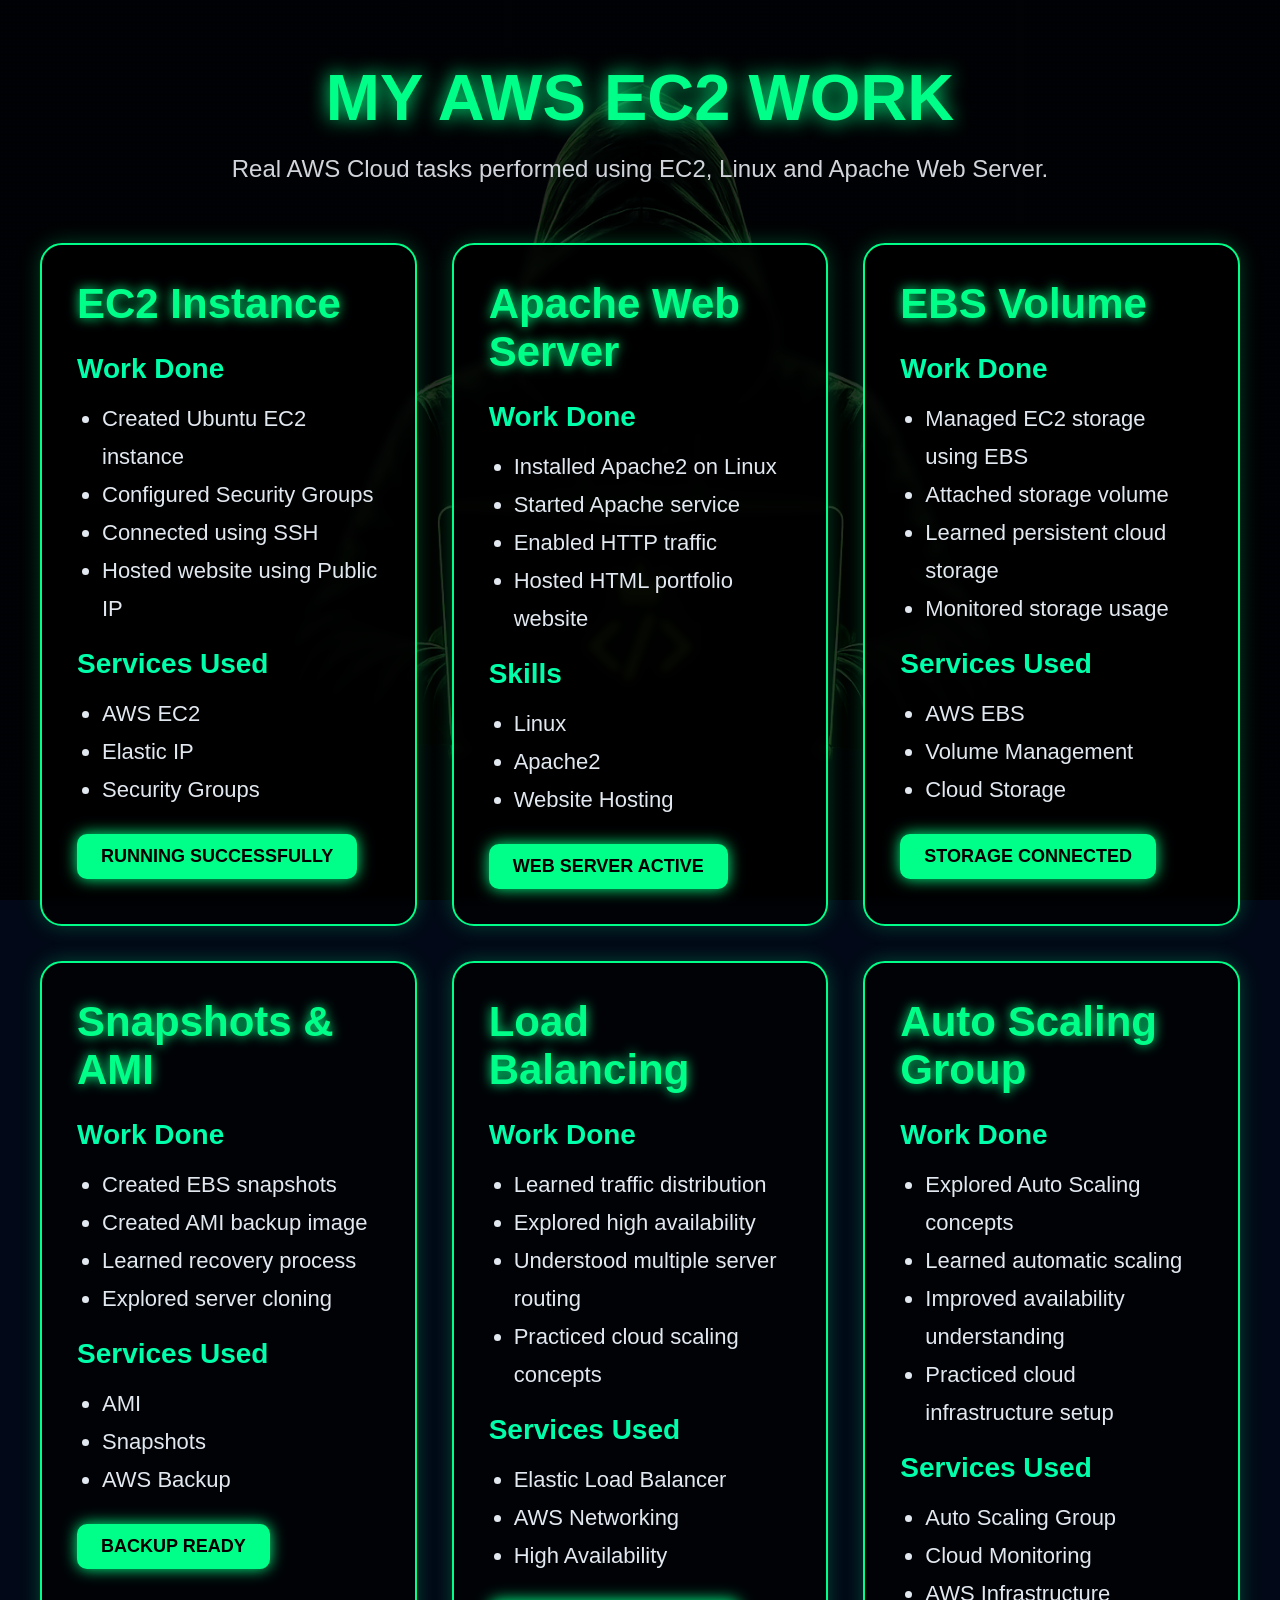
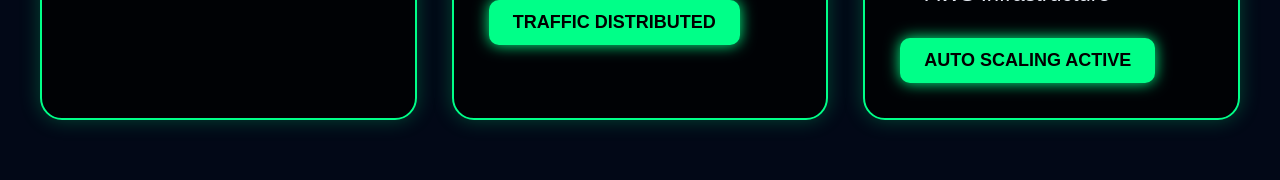
<file: view-on-page.html>
<!DOCTYPE html>
<html lang="en">
<head>
<meta charset="UTF-8">
<meta name="viewport" content="width=device-width, initial-scale=1.0">
<title>AWS EC2 Work | Prince Tyagi</title>

<style>

*{
    margin:0;
    padding:0;
    box-sizing:border-box;
    font-family:Arial, sans-serif;
}

body{
    background:#020817;
    color:white;
}

.section{
    width:100%;
    min-height:100vh;
    padding:60px 40px;

    background:
    linear-gradient(rgba(0,0,0,0.82),rgba(0,0,0,0.82)),
    url('images/hacker.png');

    background-size:cover;
    background-position:center;
    background-attachment:fixed;
}

.main-title{
    text-align:center;
    font-size:65px;
    margin-bottom:20px;
    color:#00ff88;

    text-shadow:0 0 20px #00ff88;
}

.subtitle{
    text-align:center;
    font-size:24px;
    color:#d1d5db;
    margin-bottom:60px;
}

.work-grid{
    display:grid;
    grid-template-columns:repeat(auto-fit,minmax(320px,1fr));
    gap:35px;
}

.work-card{

    background:rgba(0,0,0,0.75);

    border:2px solid #00ff88;

    border-radius:22px;

    padding:35px;

    transition:0.4s;

    backdrop-filter:blur(4px);

    box-shadow:0 0 20px rgba(0,255,136,0.25);
}

.work-card:hover{
    transform:translateY(-10px);

    box-shadow:0 0 35px rgba(0,255,136,0.5);
}

.work-card h2{
    color:#00ff88;
    font-size:42px;
    margin-bottom:25px;

    text-shadow:0 0 12px #00ff88;
}

.work-card h3{
    color:#00ffaa;
    font-size:28px;
    margin-top:20px;
    margin-bottom:15px;
}

.work-card p,
.work-card li{
    font-size:22px;
    line-height:38px;
    color:#e2e8f0;
}

.work-card ul{
    padding-left:25px;
}

.tag{
    margin-top:25px;

    display:inline-block;

    background:#00ff88;

    color:black;

    padding:12px 24px;

    border-radius:10px;

    font-weight:bold;

    font-size:18px;

    box-shadow:0 0 15px #00ff88;
}

@media(max-width:900px){

.main-title{
    font-size:42px;
}

.subtitle{
    font-size:18px;
}

.work-card h2{
    font-size:32px;
}

.work-card p,
.work-card li{
    font-size:18px;
    line-height:32px;
}

}

</style>
</head>

<body>

<div class="section">

<h1 class="main-title">
MY AWS EC2 WORK
</h1>

<p class="subtitle">
Real AWS Cloud tasks performed using EC2, Linux and Apache Web Server.
</p>

<div class="work-grid">

<!-- EC2 -->

<div class="work-card">

<h2>EC2 Instance</h2>

<h3>Work Done</h3>

<ul>
<li>Created Ubuntu EC2 instance</li>
<li>Configured Security Groups</li>
<li>Connected using SSH</li>
<li>Hosted website using Public IP</li>
</ul>

<h3>Services Used</h3>

<ul>
<li>AWS EC2</li>
<li>Elastic IP</li>
<li>Security Groups</li>
</ul>

<div class="tag">
RUNNING SUCCESSFULLY
</div>

</div>

<!-- APACHE -->

<div class="work-card">

<h2>Apache Web Server</h2>

<h3>Work Done</h3>

<ul>
<li>Installed Apache2 on Linux</li>
<li>Started Apache service</li>
<li>Enabled HTTP traffic</li>
<li>Hosted HTML portfolio website</li>
</ul>

<h3>Skills</h3>

<ul>
<li>Linux</li>
<li>Apache2</li>
<li>Website Hosting</li>
</ul>

<div class="tag">
WEB SERVER ACTIVE
</div>

</div>

<!-- EBS -->

<div class="work-card">

<h2>EBS Volume</h2>

<h3>Work Done</h3>

<ul>
<li>Managed EC2 storage using EBS</li>
<li>Attached storage volume</li>
<li>Learned persistent cloud storage</li>
<li>Monitored storage usage</li>
</ul>

<h3>Services Used</h3>

<ul>
<li>AWS EBS</li>
<li>Volume Management</li>
<li>Cloud Storage</li>
</ul>

<div class="tag">
STORAGE CONNECTED
</div>

</div>

<!-- SNAPSHOT -->

<div class="work-card">

<h2>Snapshots & AMI</h2>

<h3>Work Done</h3>

<ul>
<li>Created EBS snapshots</li>
<li>Created AMI backup image</li>
<li>Learned recovery process</li>
<li>Explored server cloning</li>
</ul>

<h3>Services Used</h3>

<ul>
<li>AMI</li>
<li>Snapshots</li>
<li>AWS Backup</li>
</ul>

<div class="tag">
BACKUP READY
</div>

</div>

<!-- LOAD BALANCER -->

<div class="work-card">

<h2>Load Balancing</h2>

<h3>Work Done</h3>

<ul>
<li>Learned traffic distribution</li>
<li>Explored high availability</li>
<li>Understood multiple server routing</li>
<li>Practiced cloud scaling concepts</li>
</ul>

<h3>Services Used</h3>

<ul>
<li>Elastic Load Balancer</li>
<li>AWS Networking</li>
<li>High Availability</li>
</ul>

<div class="tag">
TRAFFIC DISTRIBUTED
</div>

</div>

<!-- AUTO SCALING -->

<div class="work-card">

<h2>Auto Scaling Group</h2>

<h3>Work Done</h3>

<ul>
<li>Explored Auto Scaling concepts</li>
<li>Learned automatic scaling</li>
<li>Improved availability understanding</li>
<li>Practiced cloud infrastructure setup</li>
</ul>

<h3>Services Used</h3>

<ul>
<li>Auto Scaling Group</li>
<li>Cloud Monitoring</li>
<li>AWS Infrastructure</li>
</ul>

<div class="tag">
AUTO SCALING ACTIVE
</div>

</div>

</div>

</div>

</body>
</html>
</file>
